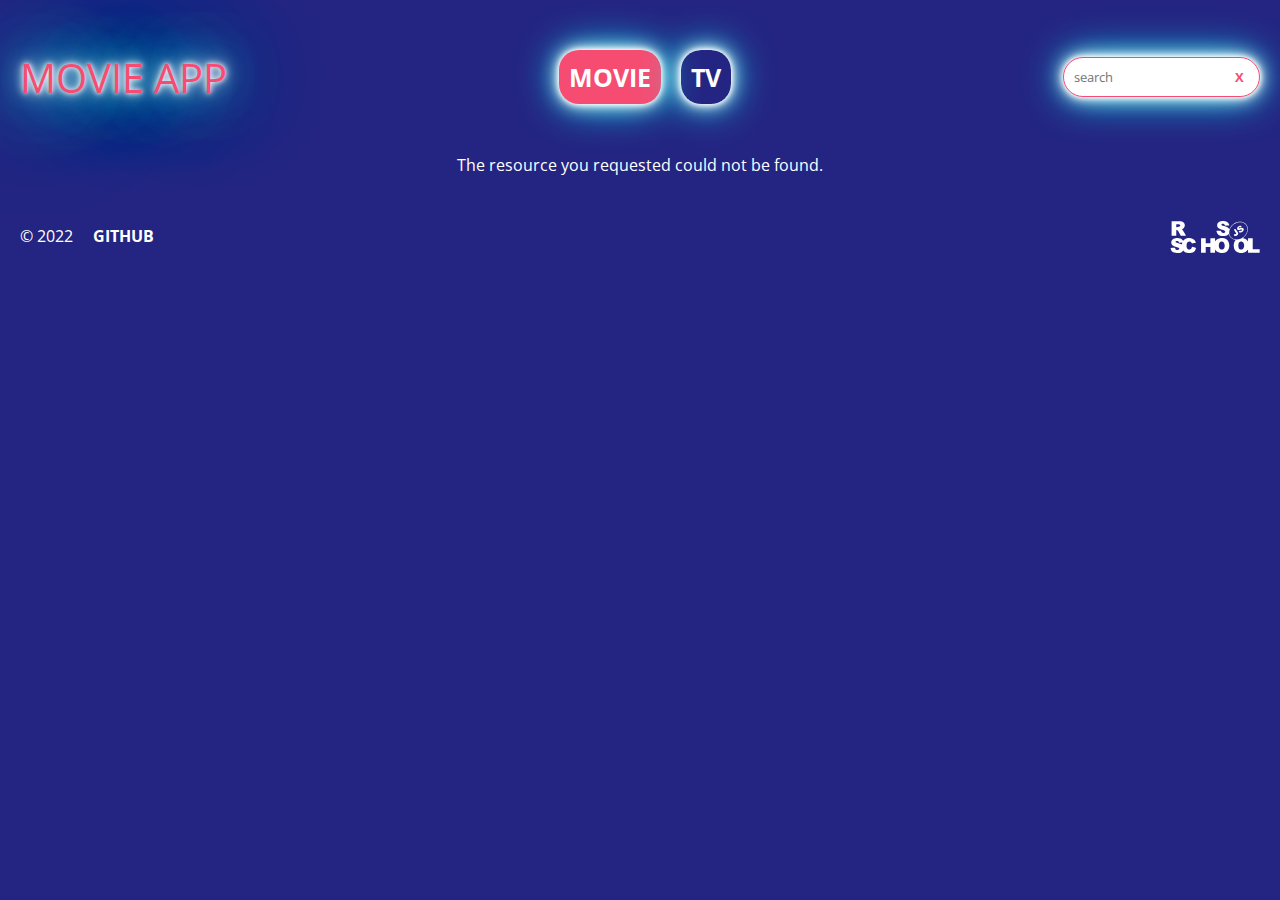
<file: movie-app/index.html>
<!DOCTYPE html>
<html lang="en">

<head>
  <meta charset="UTF-8">
  <meta http-equiv="X-UA-Compatible" content="IE=edge">
  <meta name="viewport" content="width=device-width, initial-scale=1.0">
  <title>Movie App</title>
  <link rel="stylesheet" href="style.css">
  <link rel="preconnect" href="https://fonts.googleapis.com">
  <link rel="preconnect" href="https://fonts.gstatic.com" crossorigin>
  <link href="https://fonts.googleapis.com/css2?family=Nova+Mono&family=Open+Sans:wght@400;700&display=swap"
    rel="stylesheet">
</head>

<body>
  <div class="container">
    <header class="header">
      <div class="logo">Movie App</div>
      <ul class="tab">
        <li data-type="movie" class="tab-item active">Movie</li>
        <li data-type="tv" class="tab-item">TV</li>
      </ul>
      <form id="form" class="form">
        <input type="text" id="search" placeholder="search" class="search" autocomplete="off">
        <button class="btn-close">x</button>
      </form>
    </header>
    <main id="movies" class="main"></main>
    <footer class="footer">
      <div class="copyrights"><span>© 2022</span><a href="https://github.com/KseniaVislova">github</a></div>
      <a href="https://rs.school/js-stage0/ " class="rs"></a>
    </footer>
  </div>
  <script src="index.js"></script>
</body>

</html>
</file>
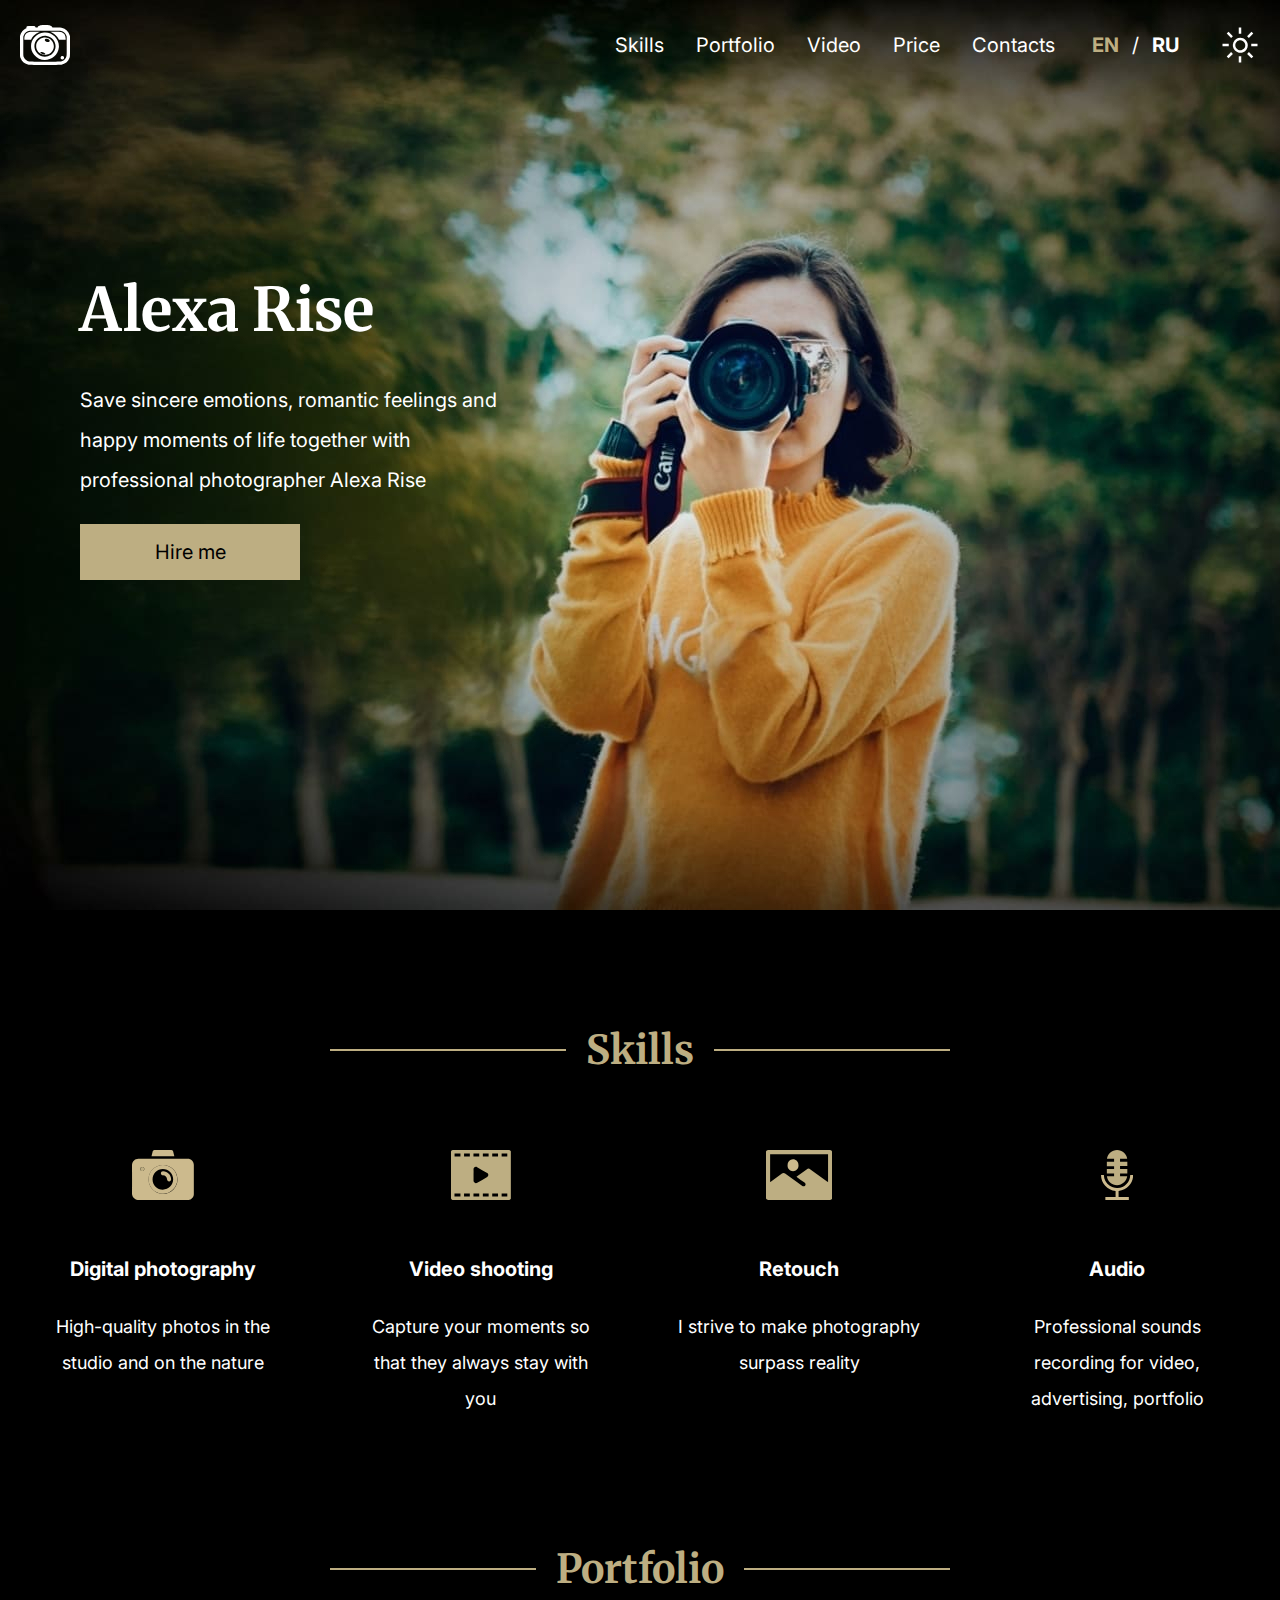
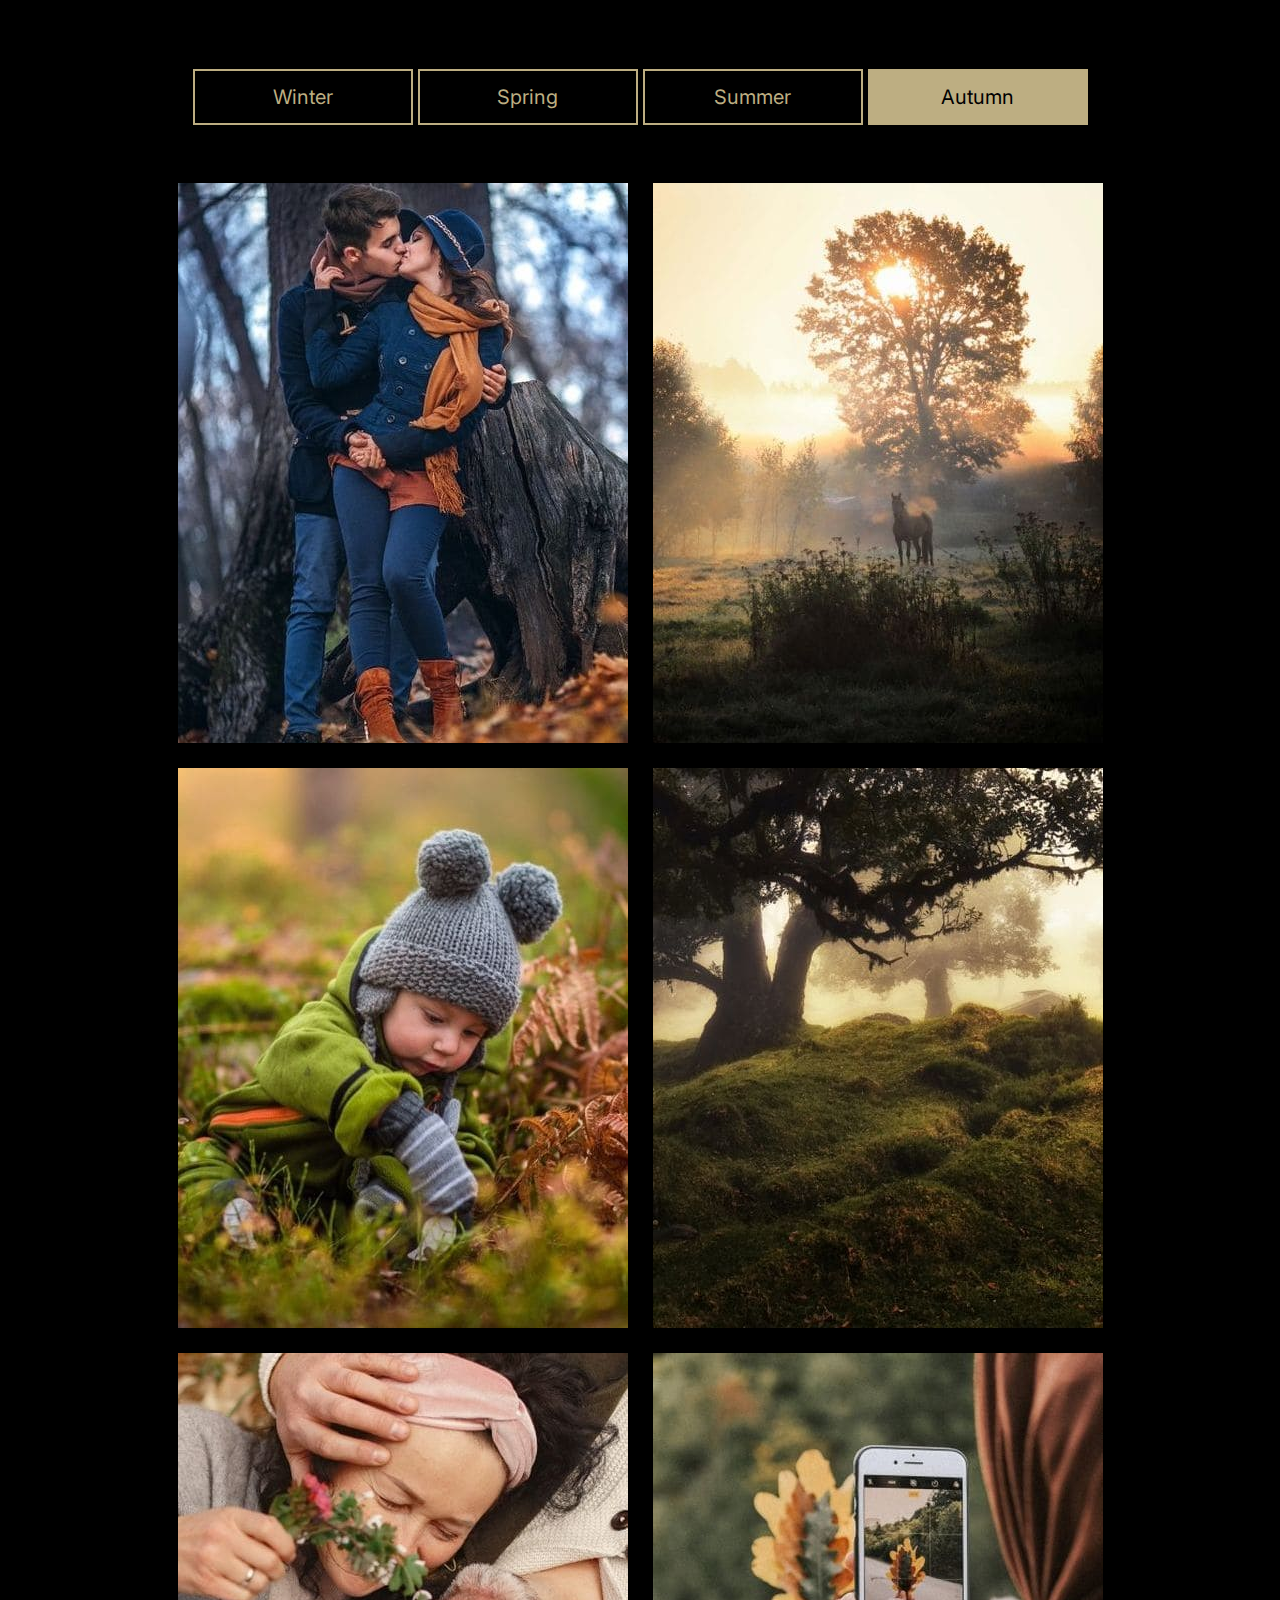
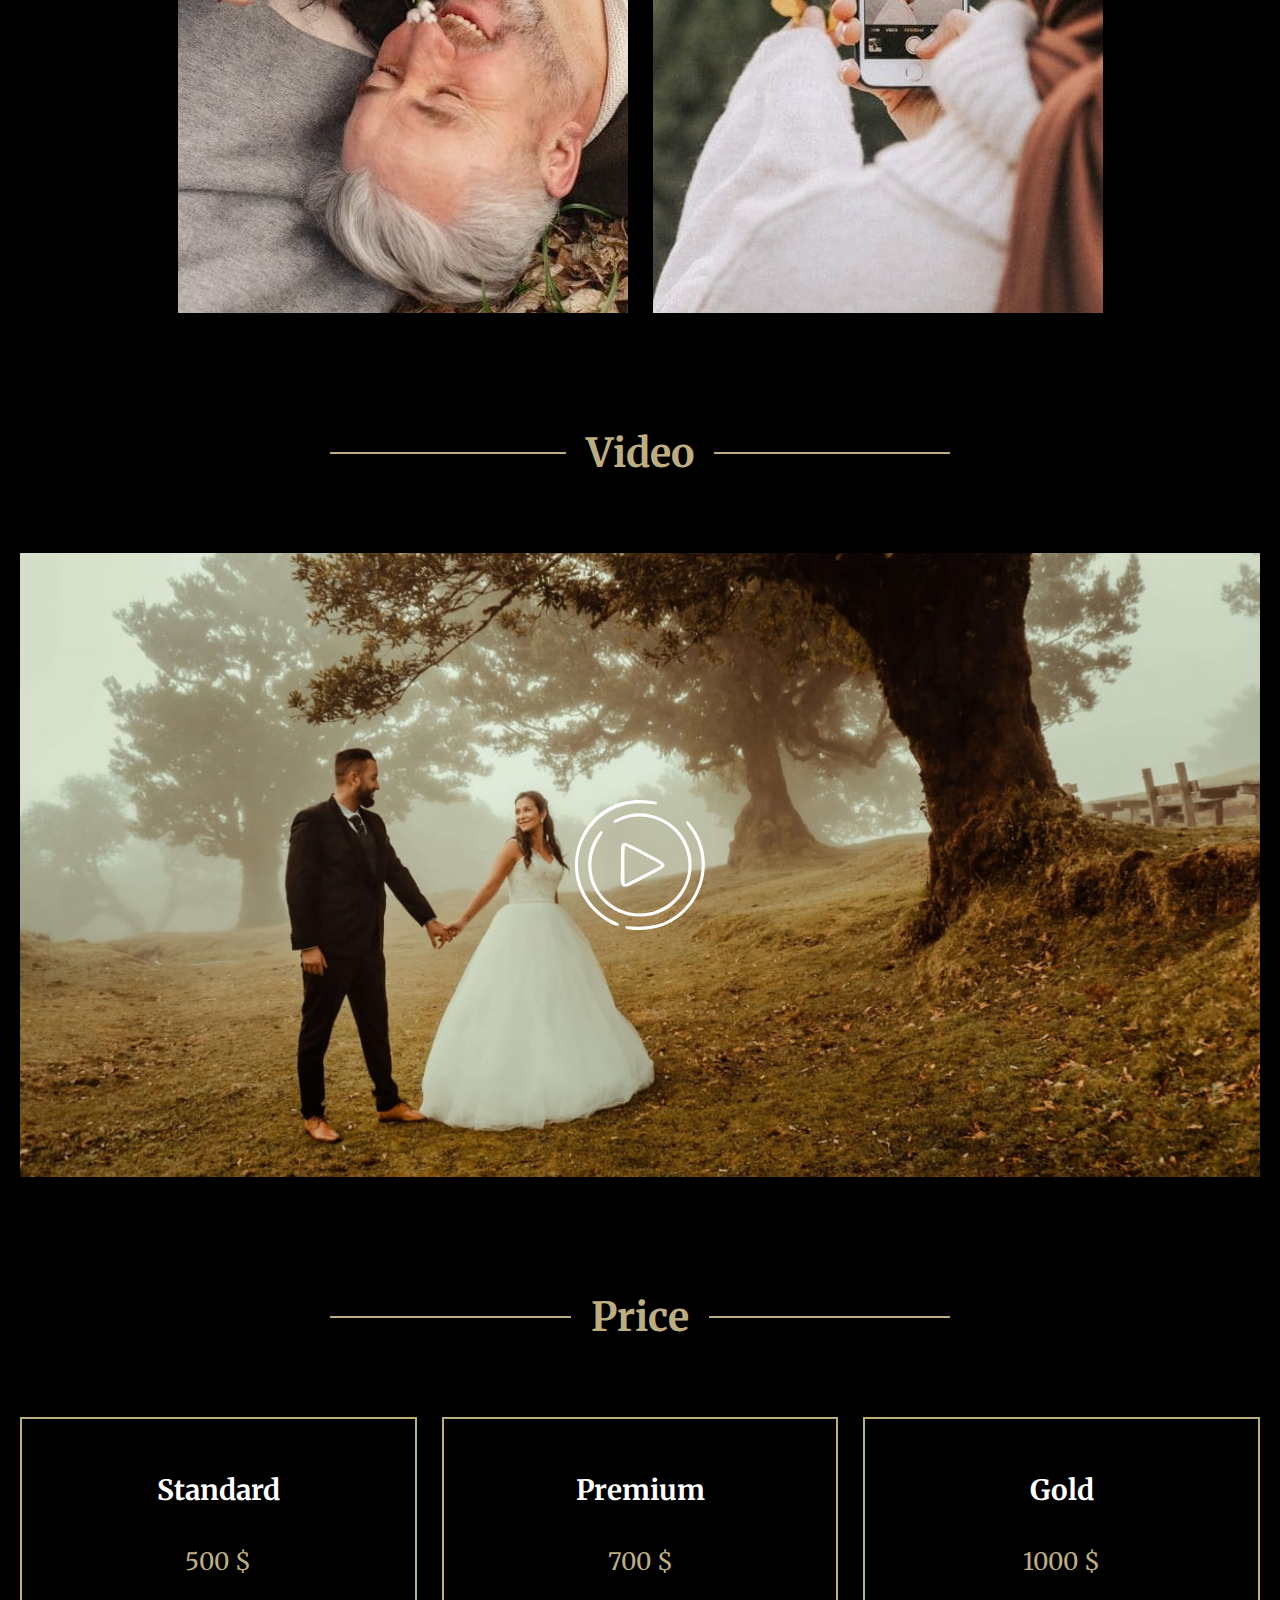
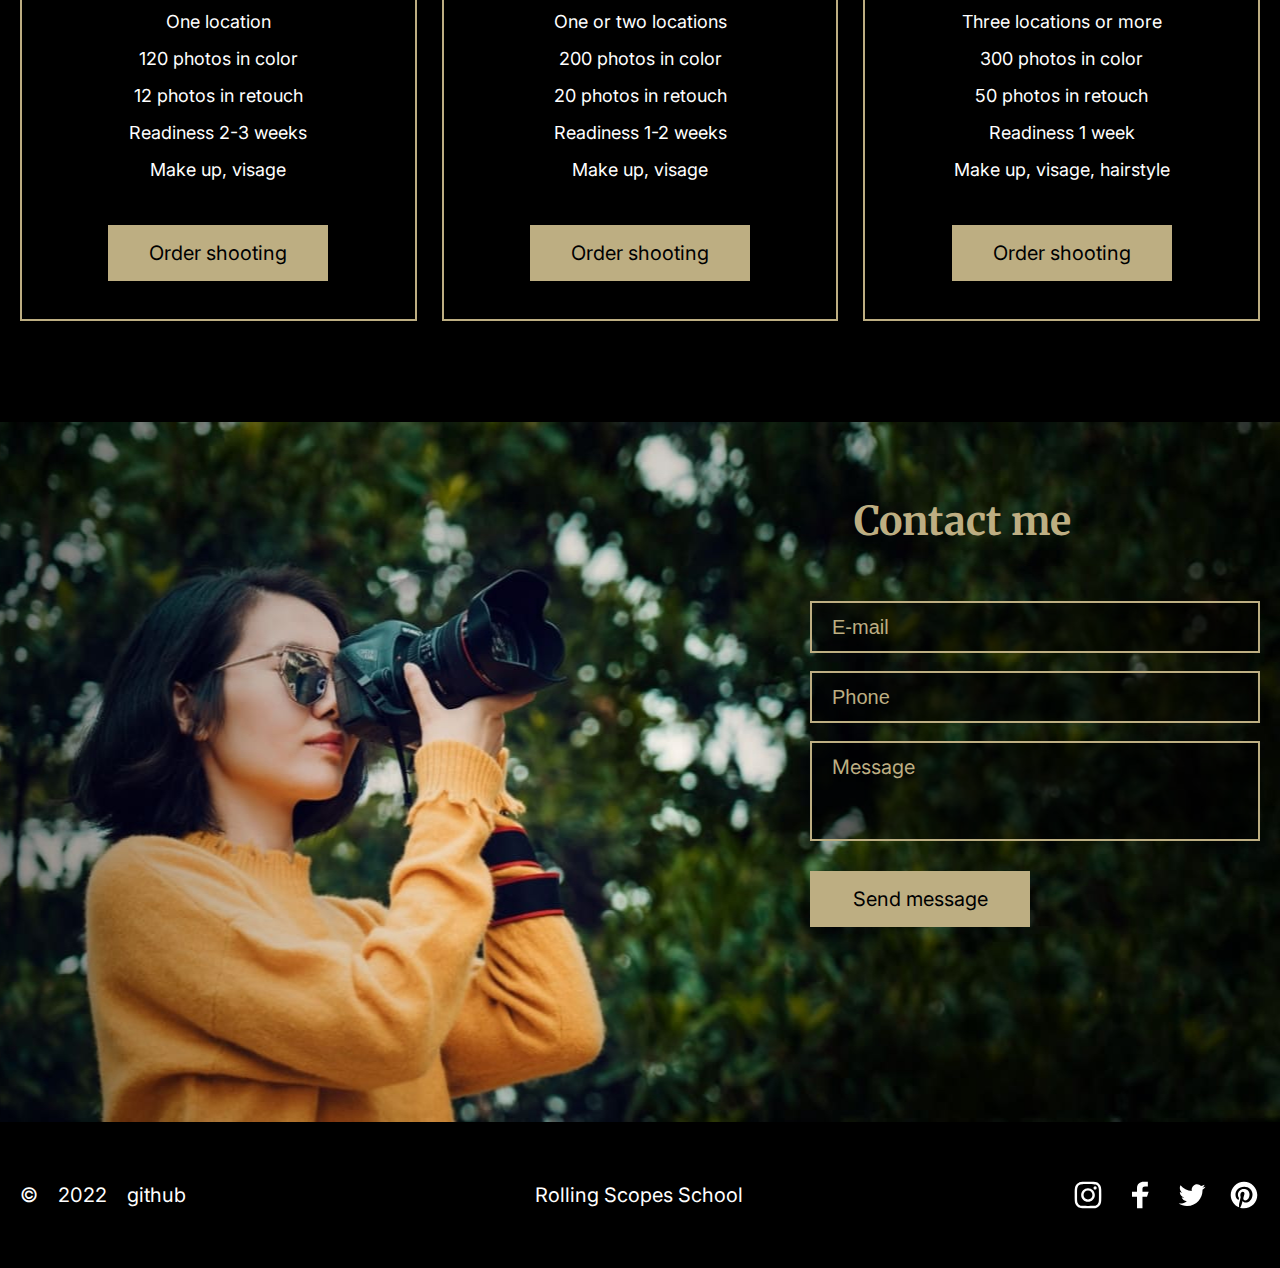
<file: portfolio/index.html>
<!DOCTYPE html>
<html lang="en">

<head>
  <meta charset="UTF-8">
  <meta http-equiv="X-UA-Compatible" content="IE=edge">
  <meta name="viewport" content="width=device-width, initial-scale=1.0">
  <title>Portfolio</title>
  <link rel="stylesheet" href="style.css">
  <link rel="preconnect" href="https://fonts.googleapis.com">
  <link rel="preconnect" href="https://fonts.gstatic.com" crossorigin>
  <link href="https://fonts.googleapis.com/css2?family=Inter:wght@400;700&family=Merriweather:wght@700&display=swap"
    rel="stylesheet">
  <link rel="icon" href="favicon.ico">
</head>

<body>
  <div class="modal"></div>
  <header class="header">
    <div class="container header-container">
      <a href="#" class="header-logo"></a>
      <nav class="nav">
        <ul class="nav-list">
          <li class="nav-item"><a href="#skills" class="nav-link" data-i18="skills">Skills</a></li>
          <li class="nav-item"><a href="#portfolio" class="nav-link" data-i18="portfolio">Portfolio</a></li>
          <li class="nav-item"><a href="#video" class="nav-link" data-i18="video">Video</a></li>
          <li class="nav-item"><a href="#price" class="nav-link" data-i18="price">Price</a></li>
          <li class="nav-item"><a href="#contacts" class="nav-link" data-i18="contacts">Contacts</a></li>
        </ul>
      </nav>
      <div class="languages">
        <span class="language active">en</span>/<span class="language">ru</span>
      </div>
      <button class="theme"></button>
      <button class="menu-burger">
        <span></span>
        <span></span>
        <span></span>
      </button>
    </div>
  </header>
  <main class="main">
    <section class="section hero">
      <div class="container">
        <h1 class="main-title" data-i18="hero-title">Alexa Rise</h1>
        <p class="hero-text" data-i18="hero-text">Save sincere emotions, romantic feelings and happy moments of life
          together with
          professional photographer Alexa Rise</p>
        <div class="btn-block">
          <button class="gold-btn hero-btn" data-i18="hire">Hire me</button>
          <div class="animation">
            <div class="wave"></div>
            <div class="wave"></div>
            <div class="wave"></div>
            <div class="wave"></div>
            <div class="wave"></div>
            <div class="wave"></div>
            <div class="wave"></div>
            <div class="wave"></div>
            <div class="wave"></div>
            <div class="wave"></div>
          </div>
        </div>
      </div>
    </section>
    <section class="section skills" id="skills">
      <div class="container">
        <h2 class="section-title"><span data-i18="skills">Skills</span></h2>
        <ul class="skills-list">
          <li class="skills-item">
            <h3 class="skills-subtitle" data-i18="skill-title-1">Digital photography</h3>
            <p class="section-text" data-i18="skill-text-1">High-quality photos in the studio and on the nature</p>
          </li>
          <li class="skills-item">
            <h3 class="skills-subtitle" data-i18="skill-title-2">Video shooting</h3>
            <p class="section-text" data-i18="skill-text-2">Capture your moments so that they always stay with you</p>
          </li>
          <li class="skills-item">
            <h3 class="skills-subtitle" data-i18="skill-title-3">Retouch</h3>
            <p class="section-text" data-i18="skill-text-3">I strive to make photography surpass reality</p>
          </li>
          <li class="skills-item">
            <h3 class="skills-subtitle" data-i18="skill-title-4">Audio</h3>
            <p class="section-text" data-i18="skill-text-4">Professional sounds recording for video, advertising,
              portfolio</p>
          </li>
        </ul>
      </div>
    </section>
    <section class="section portfolio" id="portfolio">
      <div class="container">
        <h2 class="section-title"><span data-i18="portfolio">Portfolio</span></h2>
        <ul class="portfolio-btns">
          <li><button class="portfolio-btn" data-season="winter" data-i18="winter">Winter</button></li>
          <li><button class="portfolio-btn" data-season="spring" data-i18="spring">Spring</button></li>
          <li><button class="portfolio-btn" data-season="summer" data-i18="summer">Summer</button></li>
          <li><button class="portfolio-btn active" data-season="autumn" data-i18="autumn">Autumn</button></li>
        </ul>
        <ul class="portfolio-list">
          <li class="portfolio-item"><img src="./assets/img/autumn/1.jpg" alt="Portfolio_1" class="portfolio-image">
          </li>
          <li class="portfolio-item"><img src="./assets/img/autumn/2.jpg" alt="Portfolio_2" class="portfolio-image">
          </li>
          <li class="portfolio-item"><img src="./assets/img/autumn/3.jpg" alt="Portfolio_3" class="portfolio-image">
          </li>
          <li class="portfolio-item"><img src="./assets/img/autumn/4.jpg" alt="Portfolio_4" class="portfolio-image">
          </li>
          <li class="portfolio-item"><img src="./assets/img/autumn/5.jpg" alt="Portfolio_5" class="portfolio-image">
          </li>
          <li class="portfolio-item"><img src="./assets/img/autumn/6.jpg" alt="Portfolio_6" class="portfolio-image">
          </li>
        </ul>
      </div>
    </section>
    <section class="section video" id="video">
      <div class="container video-container">
        <h2 class="section-title video-title"><span data-i18="video">Video</span></h2>
        <div class="video-player">
          <img src="./assets/img/video-player.jpg" alt="video-player" class="video-img video-img-desktop">
          <img src="./assets/img/video-player-tablet.jpg" alt="video-player" class="video-img video-img-tablet">
          <button class="video-btn"></button>
        </div>
      </div>
    </section>
    <section class="section price" id="price">
      <div class="container">
        <h2 class="section-title"><span data-i18="price">Price</span></h2>
        <ul class="price-list">
          <li class="price-item">
            <h3 class="price-subtitle">Standard</h3>
            <span class="price-text">500 $</span>
            <ul class="price-sublist">
              <li class="price-subitem" data-i18="price-description-1-span-1">One location</li>
              <li class="price-subitem" data-i18="price-description-1-span-2">120 photos in color</li>
              <li class="price-subitem" data-i18="price-description-1-span-3">12 photos in retouch</li>
              <li class="price-subitem" data-i18="price-description-1-span-4">Readiness 2-3 weeks</li>
              <li class="price-subitem" data-i18="price-description-1-span-5">Make up, visage</li>
            </ul>
            <div class="btn-block">
              <button class="gold-btn" data-i18="order">Order shooting</button>
              <div class="animation">
                <div class="wave"></div>
                <div class="wave"></div>
                <div class="wave"></div>
                <div class="wave"></div>
                <div class="wave"></div>
                <div class="wave"></div>
                <div class="wave"></div>
                <div class="wave"></div>
                <div class="wave"></div>
                <div class="wave"></div>
              </div>
            </div>
          </li>
          <li class="price-item">
            <h3 class="price-subtitle">Premium</h3>
            <span class="price-text">700 $</span>
            <ul class="price-sublist">
              <li class="price-subitem" data-i18="price-description-2-span-1">One or two locations</li>
              <li class="price-subitem" data-i18="price-description-2-span-2">200 photos in color</li>
              <li class="price-subitem" data-i18="price-description-2-span-3">20 photos in retouch</li>
              <li class="price-subitem" data-i18="price-description-2-span-4">Readiness 1-2 weeks</li>
              <li class="price-subitem" data-i18="price-description-2-span-5">Make up, visage</li>
            </ul>
            <div class="btn-block">
              <button class="gold-btn" data-i18="order">Order shooting</button>
              <div class="animation">
                <div class="wave"></div>
                <div class="wave"></div>
                <div class="wave"></div>
                <div class="wave"></div>
                <div class="wave"></div>
                <div class="wave"></div>
                <div class="wave"></div>
                <div class="wave"></div>
                <div class="wave"></div>
                <div class="wave"></div>
              </div>
            </div>
          </li>
          <li class="price-item">
            <h3 class="price-subtitle">Gold</h3>
            <span class="price-text">1000 $</span>
            <ul class="price-sublist">
              <li class="price-subitem" data-i18="price-description-3-span-1">Three locations or more</li>
              <li class="price-subitem" data-i18="price-description-3-span-2">300 photos in color</li>
              <li class="price-subitem" data-i18="price-description-3-span-3">50 photos in retouch</li>
              <li class="price-subitem" data-i18="price-description-3-span-4">Readiness 1 week</li>
              <li class="price-subitem" data-i18="price-description-3-span-5">Make up, visage, hairstyle</li>
            </ul>
            <div class="btn-block">
              <button class="gold-btn" data-i18="order">Order shooting</button>
              <div class="animation">
                <div class="wave"></div>
                <div class="wave"></div>
                <div class="wave"></div>
                <div class="wave"></div>
                <div class="wave"></div>
                <div class="wave"></div>
                <div class="wave"></div>
                <div class="wave"></div>
                <div class="wave"></div>
                <div class="wave"></div>
              </div>
            </div>
          </li>
        </ul>
      </div>
    </section>
    <section class="section contacts" id="contacts">
      <div class="container">
        <h2 class="contacts-title"><span data-i18="contact-me">Contact me</span></h2>
        <form class="form" action="#" method="post">
          <input type="email" placeholder="E-mail">
          <input type="tel" placeholder="Phone">
          <textarea cols="30" rows="2" placeholder="Message"></textarea>
          <div class="btn-block">
            <button class="gold-btn contacts-btn" data-i18="send-message">Send message</button>
            <div class="animation">
              <div class="wave"></div>
              <div class="wave"></div>
              <div class="wave"></div>
              <div class="wave"></div>
              <div class="wave"></div>
              <div class="wave"></div>
              <div class="wave"></div>
              <div class="wave"></div>
              <div class="wave"></div>
              <div class="wave"></div>
            </div>
          </div>
        </form>
      </div>
    </section>
  </main>
  <footer class="footer">
    <div class="container footer-container">
      <div class="copyrights"><span>©</span><span>2022</span><a href="https://github.com/KseniaVislova">github</a></div>
      <a href="https://rs.school/js-stage0/ " class="rs">Rolling Scopes School</a>
      <ul class="social-links">
        <li class="social-item"><a href="#" class="social-link"></a></li>
        <li class="social-item"><a href="#" class="social-link"></a></li>
        <li class="social-item"><a href="#" class="social-link"></a></li>
        <li class="social-item"><a href="#" class="social-link"></a></li>
      </ul>
    </div>
  </footer>

  <script type="module" src="index.js"></script>
</body>

</html>
</file>
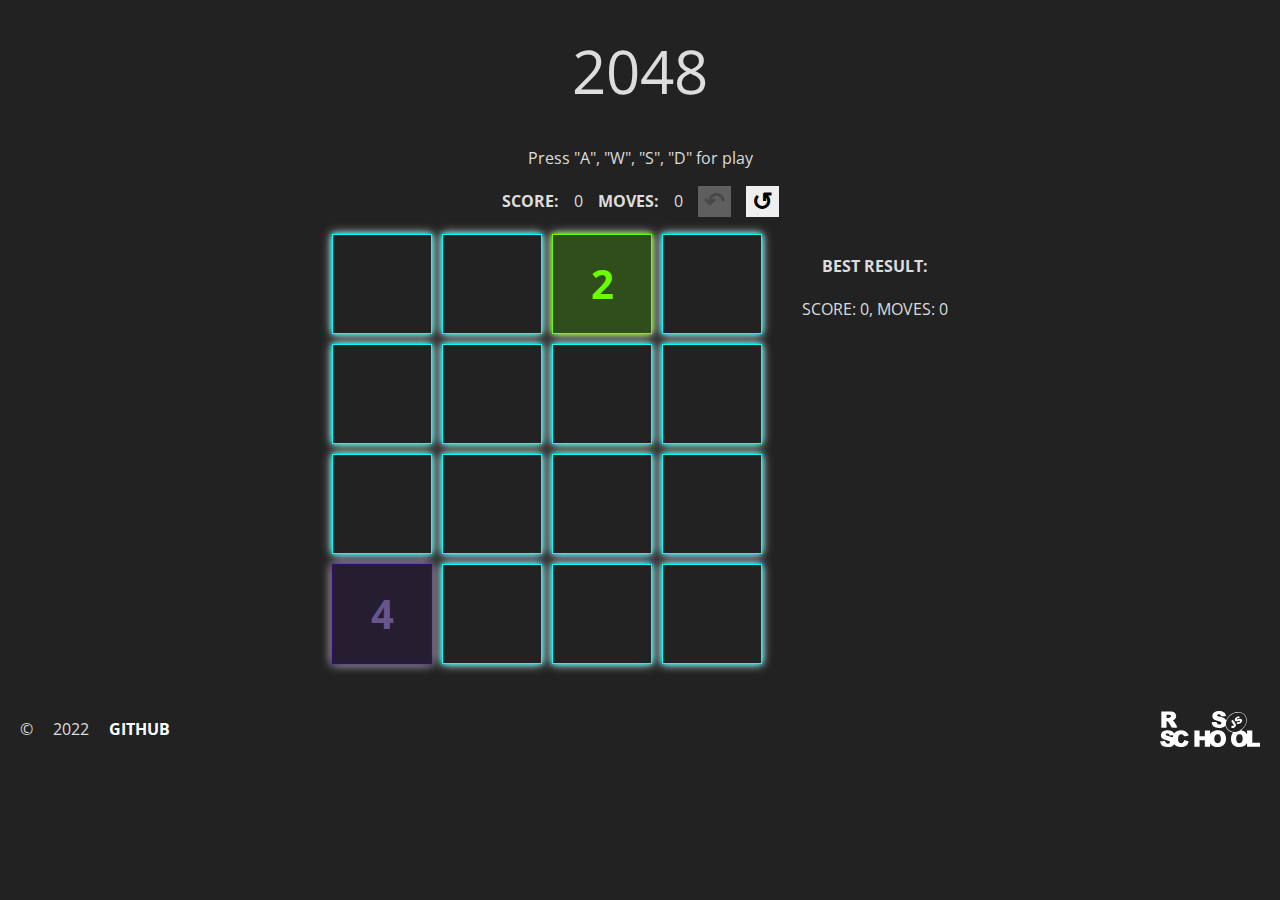
<file: random-game/index.html>
<!DOCTYPE html>
<html lang="en">

<head>
  <meta charset="UTF-8">
  <meta http-equiv="X-UA-Compatible" content="IE=edge">
  <meta name="viewport" content="width=device-width, initial-scale=1.0">
  <title>2048</title>
  <link rel="stylesheet" href="style.css">
  <link rel="preconnect" href="https://fonts.googleapis.com">
  <link rel="preconnect" href="https://fonts.gstatic.com" crossorigin>
  <link href="https://fonts.googleapis.com/css2?family=Open+Sans:wght@400;700&display=swap" rel="stylesheet">
</head>

<body>
  <div class="container">
    <header class="header">
      <div class="logo">2048</div>
    </header>
    <main class="main">
      <div class="info">Press "A", "W", "S", "D" for play</div>
      <div class="info-wrapper">
        <h4 class="score-name">Score:</h4>
        <span class="score">0</span>
        <h4 class="score-name">Moves:</h4>
        <span class="moves">0</span>
        <button class="btn before" disabled>&#8630</button>
        <button class="btn restart">&#8634</button>
      </div>
      <div class="result"></div>
      <div class="wrapper">
        <audio src="./assets/audio/step.mp3"></audio>
        <div class="board"></div>
        <div class="rating">
          <div class="best"></div>
          <div class="last"></div>
        </div>
      </div>
    </main>
    <footer class="footer">
      <div class="copyrights"><span>©</span><span>2022</span><a href="https://github.com/KseniaVislova">github</a></div>
      <a href="https://rs.school/js-stage0/ " class="rs"></a>
    </footer>
  </div>

  <script src="app.js"></script>
</body>

</html>
</file>
<file: movie-app/style.css>
* {
  box-sizing: border-box;
}

html {
  scroll-behavior: smooth; 
}

::-webkit-scrollbar {
  width: 10px;
}

::-webkit-scrollbar-track {
  background-color: transparent;
}

::-webkit-scrollbar-thumb {
  background-color: #f64c72;
  border-radius: 10px;
}

body {
  margin: 0;
  padding: 0;
  font-family: 'Open Sans', sans-serif;
  color: #fff;
  background-color: #242582;
}

.container {
  width: 100%;
  max-width: 1440px;
  margin: 0 auto;
  padding: 0 20px;
}

.header {
  display: flex;
  justify-content: space-between;
  align-items: center;
  padding: 25px 0;
}

.logo {
  font-size: 40px;
  color: #f64c72;
  text-transform: uppercase;
  text-shadow: 0 0 5px #fff,
                0 0 10px #fff,
                0 0 20px #fff,
                0 0 40px #0ff,
                0 0 80px #0ff,
                0 0 90px #0ff,
                0 0 100px #0ff,
                0 0 150px #0ff;
}

.tab {
  display: flex;
  justify-content: center;
  align-items: center;
  gap: 20px;
  padding-left: 0;
  font-size: 25px;
  font-weight: 700;
  text-transform: uppercase;
  list-style: none;
}

.tab-item {
  display: block;
  padding: 10px;
  border-radius: 20px;
  box-shadow: 0 0 5px #fff,
                0 0 10px #fff,
                0 0 20px #fff,
                0 0 40px #0ff;
  cursor: pointer;
}

.active {
  background-color: #f64c72;
}

.form {
  position: relative;
}

.search {
  padding: 10px;
  font-family: 'Open Sans', sans-serif;
  border: none;
  border-radius: 20px;
  box-shadow: 0 0 5px #fff,
                0 0 10px #fff,
                0 0 20px #fff,
                0 0 40px #0ff;
}

.search:focus {
  border: 1px solid #f64c72;
  outline: none;
}

.btn-close {
  position: absolute;
  top: 10px;
  right: 10px;
  font-family: 'Open Sans', sans-serif;
  color: #f64c72;
  font-weight: 700;
  text-transform: uppercase;
  border: none;
  background: transparent;
  cursor: pointer;
}

.main {
  display: flex;
  justify-content: center;
  flex-wrap: wrap;
  gap: 25px;
}

.item {
  position: relative;
  display: flex;
  flex-direction: column;
  justify-content: start;
  gap: 10px;
  width: 300px;
  padding: 20px 10px;
  border-radius: 20px;
  box-shadow: 0 0 5px #fff,
              0 0 10px #f64c72,
              0 0 20px #fff;
  overflow: hidden;
}

.item img {
  width: 95%;
  margin: 0 auto;
  border-radius: 20px;
}

.item-title {
  display: inline-block;
  color: #f64c72;
  text-align: center;
  text-transform: uppercase;
  text-shadow: 0 0 5px #fff,
                0 0 10px #fff,
                0 0 20px #fff,
                0 0 40px #0ff;
}

.item-info {
  display: flex;
  justify-content: space-between;
  align-items: center;
  font-weight: 700;
}

.item-overview {
  position: absolute;
  left: 0;
  bottom: -100%;
  max-height: 100%;
  padding: 20px;
  background-color: #242582;
  transition: all 1s ease-in-out;
  overflow-y: auto;
}

.item:hover .item-overview {
  bottom: 0;
  transition: all 1s ease-in-out;
}

h4 {
  text-align: center;
  text-transform: uppercase;
}

.overage {
  display: block;
  padding: 5px;
  background-color: #24828077;
  border-radius: 5px;
}

.red {
  color: rgb(203, 92, 92);
}

.yellow {
  color: rgb(228, 165, 98);
}

.green {
  color: rgb(56, 188, 29);
}

.date {
  text-transform: uppercase;
}

.date span {
  display: block;
  padding: 5px;
  background-color: #24828077;
  border-radius: 5px;
  text-align: center;
  color: #f64c72;
}

.footer {
  display: flex;
  justify-content: space-between;
  align-items: center;
  padding: 15px 0;
}

.copyrights {
  display: flex;
  justify-content: space-between;
  align-items: center;
  gap: 20px;
}

a {
  color: #fff;
  font-weight: 700;
  text-decoration: none;
  text-transform: uppercase;
}

.rs {
  display: block;
  padding: 45px;
  background-image: url('./assets/svg/rss.svg');
  background-repeat: no-repeat;
  background-position: center;
  background-size: contain;
}

@media (max-width: 767px) {
  .header {
    flex-direction: column;
  }  
}
</file>
<file: portfolio/style.css>
:root {
  --color-gold: #bdae82;
  --color-hover: #fff;
  --color-text: #000;
  --color-body: #000;
  --font1: 60px;
  --font2: 40px;
  --font3: 20px;
  --font4: 18px;
}

* {
  box-sizing: border-box;
}

html {
  scroll-behavior: smooth; 
}

body {
  margin: 0;
  padding: 0;
  font-family: 'Inter', Arial, Helvetica, sans-serif;
  font-size: var(--font4);
  color: var(--color-gold);
  background-color: var(--color-body);
}

a {
  color: var(--color-hover);
  text-decoration: none;
}

ul {
  padding-left: 0;
  list-style: none;
}

.container {
  width: 100%;
  max-width: 1440px;
  margin: 0 auto;
  padding: 0 20px;
}

.section {
  padding-top: 100px;
}

.section-title {
  width: 50%;
  margin: 0 auto;
  font-family: 'Merriweather', serif;
  font-size: var(--font2);
  line-height: 80px;
  text-align: center;
  background-image: linear-gradient(to top, var(--color-body) 39px, var(--color-gold) 39px, var(--color-gold) 41px, var(--color-body) 41px);
}

.section-title span {
  display: inline-block;
  padding: 0 20px;
  background-color: var(--color-body);
}

/*Animtate button*/

.btn-block {
  position: relative;
  display: flex;
  justify-content: center;
  align-items: center;
  width: 220px;
  border: 2px solid var(--color-gold);
  overflow: hidden;
}

.gold-btn {
  position: relative;
  width: 220px;
  padding: 6px 0;
  font-family: inherit;
  font-size: var(--font3);
  color: #000;
  background-color: var(--color-gold);
  border: none;
  line-height: 40px;
  cursor: pointer;
  transition: 0.3s;
  z-index: 100;
}

.gold-btn:hover {
  color: var(--color-hover);
  background-color: transparent;
  transition: 0.3s;
}

.light-theme .gold-btn:hover  { 
  background-color: transparent;
  transition: 0.3s;
}

.animation {
  position: absolute;
  top: 0;
  left: 0;
  width: 100%;
  height: 100%;
}

.wave {
  position: absolute;
  width: 50px;
  height: 50px;
  top: 25%;
  background-color: var(--color-body);
  border-radius: 50%;
  animation: wave 3s linear 1s infinite;
}

.light-theme .wave {
  border: 2px solid var(--color-gold);
}

.wave:nth-child(2) {
  width: 30px;
  height: 30px;
  top: 50%;
  left: 25%;
  background-color: var(--color-gold);
  animation: wave 10s linear 1s infinite;
}

.wave:nth-child(3) {
  width: 40px;
  height: 40px;
  top: 10%;
  left: 50%;
  animation: wave 5s linear 1s infinite;
}

.wave:nth-child(4) {
  width: 30px;
  height: 30px;
  top: 20%;
  left: 60%;
  background-color: var(--color-gold);
  animation: wave 10s linear 1s infinite;
}

.wave:nth-child(5) {
  width: 30px;
  height: 30px;
  top: 85%;
  left: 30%;
  animation: wave 3s linear 1s infinite;
}

.wave:nth-child(6) {
  width: 30px;
  height: 30px;
  top: 70%;
  left: 15%;
  background-color: var(--color-gold);
  animation: wave 2s linear 1s infinite;
}

.wave:nth-child(7) {
  width: 30px;
  height: 30px;
  top: 90%;
  left: 45%;
  background-color: var(--color-gold);
  animation: wave 7s linear 1s infinite;
}

.wave:nth-child(8) {
  width: 30px;
  height: 30px;
  top: 80%;
  left: 35%;
  animation: wave 10s linear 1s infinite;
}

.wave:nth-child(9) {
  width: 50px;
  height: 50px;
  top: 35%;
  left: 65%;
  animation: wave 5s linear 1s infinite;
}

.wave:nth-child(10) {
  width: 40px;
  height: 40px;
  top: 10%;
  left: 80%;
  background-color: var(--color-gold);
  animation: wave 2s linear 1s infinite;
}

@keyframes wave {
  from {
    top: -30%;
  }
  50% {
    top: 100%;
  }
  to {
    top: -30%;
  }
}

.modal {
  display: none;
}

/*Header*/

.header {
  background: url('./assets/img/bg.jpg');
  background-repeat: no-repeat;
  background-position: center 0;
}

.header-container {
  display: flex;
  align-items: center;
}

.header-logo {
  display: block;
  width: 50px;
  height: 40px;
  margin-right: auto;
  background-image: url('./assets/svg/logo.svg');
  background-size: contain;
  background-repeat: no-repeat;  
  transition: 0.3s;
}

.header-logo:hover {
  filter: invert(26%) sepia(15%) saturate(638%) hue-rotate(7deg) brightness(92%)
    contrast(87%);
}

.menu-burger {
  display: none;
}

.nav-list {
  display: flex;
  margin-left: auto;
  margin-right: 37px;
}

.nav-item {
  font-size: var(--font3);
  line-height: 54px;
}

.nav-item:not(:last-child) {
  margin-right: 32px;
}

.nav-link:hover {
  color: var(--color-gold);
  transition: 0.3s;
}

.languages {
  display: flex;
  gap: 13px;
  margin-right: 40px;
  font-size: var(--font3);
  line-height: 54px;
  color: var(--color-hover);
}

.language {
  text-transform: uppercase;
  font-weight: 700;
  cursor: pointer;
  transition: 0.3s;
}

.language:hover {
  color: var(--color-gold);
  transition: 0.3s;
}

.languages .active {
  color: var(--color-gold);
}

.theme {
  width: 41px;
  height: 40px;
  background-color: transparent;
  background-image: url('./assets/svg/sun.svg');
  background-repeat: no-repeat;
  background-position: center;
  background-size: contain;
  border: none;
  cursor: pointer;
  transition: 0.3s;
}

.theme:hover {
  filter: invert(26%) sepia(15%) saturate(638%) hue-rotate(7deg) brightness(92%)
    contrast(87%);
  transition: 0.3s;
}

/*Hero*/

.hero {
  padding: 160px 60px 330px;
  background-image: url('./assets/img/bg.jpg');
  background-position: center -90px;
  background-repeat: no-repeat;
}

.main-title {
  margin: 0 0 10px;
  color: #fff;
  font-family: 'Merriweather', serif;
  font-size: var(--font1);
  line-height: 120px;
}

.hero-text {
  width: 38%;
  margin: 0 0 24px;
  color: var(--color-hover);
  font-size: var(--font3);
  line-height: 40px;
}

/*Skills*/

.skills-list {
  display: flex;
  justify-content: space-between;
  flex-wrap: wrap;  
  margin: 0;
  padding-top: 60px;
}

.skills-item {
  width: 23%;
  padding-top: 99px;
  background-position: center top;
  background-repeat: no-repeat;
}

.skills-item:nth-child(1) {
  background-image: url('./assets/svg/camera.svg');
  background-size: 62px 50px;
}

.skills-item:nth-child(2) {
  background-image: url('./assets/svg/video.svg');
  background-size: 60px 50px;
}

.skills-item:nth-child(3) {
  background-image: url('./assets/svg/image.svg');
  background-size: 66px 50px;
}

.skills-item:nth-child(4) {
  background-image: url('./assets/svg/mic.svg');
  background-size: 32px 50px;
}

.skills-subtitle {
  margin: 0 0 20px;
  color: var(--color-hover);
  font-size: var(--font3);
  font-weight: 700;
  line-height: 40px;
  text-align: center;
}

.section-text {
  width: 90%;
  margin: 0 auto;
  padding: 0 5px;
  color: var(--color-hover);
  font-size: var(--font4);
  font-weight: 400;
  line-height: 36px;
  text-align: center;
}

/*Portfolio*/

.portfolio {
  padding-top: 112px;
}

.portfolio-btns {
  display: flex;
  justify-content: center;
  gap: 5px;
  margin: 0 0 58px;
  padding-top: 60px;
}

.portfolio-list {
  display: flex;
  justify-content: center; 
  flex-wrap: wrap;
  gap: 25px;
}

.portfolio-item {
  margin-bottom: -4px;
}

.portfolio-btn {
  width: 220px;
  padding: 6px 0;
  color: var(--color-gold);
  font-family: inherit;
  font-size: var(--font3);
  line-height: 40px;
  background-color: var(--color-body);
  border: 2px solid var(--color-gold);
  cursor: pointer;
  transition: 0.3s;
}

.portfolio-btn:hover {
  color: var(--color-hover);
  transition: 0.3s;
}

.portfolio-btns .active {
  width: 220px;
  padding: 6px 0;
  font-family: inherit;
  font-size: var(--font3);
  line-height: 40px;
  color: var(--color-text);
  background-color: var(--color-gold);
  border: 2px solid var(--color-gold);
  cursor: pointer;
  transition: 0.3s;
}


/*Video*/

.video {
  padding-top: 82px;
}

.video-player {
  position: relative;
  display: flex;
  justify-content: center;
  align-items: center;
  padding-top: 60px;
}

.video-img {
  width: 100%;
}

.video-img-tablet {
  display: none;
}

.video-btn {
  position: absolute;
  width: 130px;
  height: 130px;
  background-color: transparent;
  background-image: url('./assets/svg/Play_hover.svg');
  background-position: center;
  background-repeat: no-repeat;
  border: 0;
  cursor: pointer;
  transition: 0.3s;
}

.video-btn:hover {
  filter: invert(26%) sepia(15%) saturate(638%) hue-rotate(7deg) brightness(92%)
    contrast(87%);
}

/*Price*/

.price {
  padding-bottom: 100px;
}

.price-list {
  display: flex;
  justify-content: center;
  gap: 25px;
  margin: 0;
  padding-top: 60px;
}

.price-item {
  flex-grow: 1;
  display: flex;
  flex-direction: column;
  align-items: center;
  padding: 43px 0 38px;
  border: 2px solid var(--color-gold);
}


.price-subtitle {
  margin: 0 0 20px;
  color: var(--color-hover);
  font-family: 'Merriweather', serif;
  font-size: 28px;
  line-height: 56px;
  text-align: center;
}

.price-text {
  display: block;
  margin: 0 0 25px;
  font-family: 'Merriweather', serif;
  font-size: 24px;
  line-height: 48px;
  text-align: center;
}

.price-sublist {
  display: flex;
  flex-direction: column;
  align-items: center;
  gap: 16px;
  margin: 0 auto 45px;
  color: var(--color-hover);
}

/*Contacts*/

.contacts {
  padding: 60px 0 195px;
  background: url('./assets/img/contacts.jpg');
  background-size: auto 700px;
  background-position: center center;
  background-repeat: no-repeat;
}

.contacts-title {
  width: 48%;
  margin: 0 0 40px auto;
  font-family: 'Merriweather', serif;
  font-size: var(--font2);
  line-height: 80px;
  text-align: center;
}

form {
  display: flex;
  flex-direction: column;
  gap: 18px;
  width: 32%;
  min-width: 450px;
  margin-left: auto;
}

input {
  padding: 4px 20px;
  font-size: var(--font3);
  line-height: 40px;
  color: #bdae82;
  background-color: rgba(0, 0, 0, 0.5);
  border: 2px solid var(--color-gold);
}

textarea {
  margin-bottom: 12px;
  padding: 4px 20px 12px;
  color: #bdae82;
  font-family: inherit;
  font-size: var(--font3);
  line-height: 40px;
  background-color: rgba(0, 0, 0, 0.5);
  border: 2px solid var(--color-gold);
  resize: none;
}

::placeholder {
  font-family: inherit;
  color: #bdae82;
  font-size: 20px;
}

/*Footer*/

.footer {
  padding: 37px 0;
  font-size: var(--font3);
}

.footer-container {
  display: flex;
  justify-content: space-between;
  align-items: center;
  color: var(--color-hover);
}

.copyrights {
  display: flex;
  justify-content: space-between;
  align-items: center;
  gap: 20px;
}

.rs {
  display: block;
  padding-left: 19px;
}

.social-links {
  display: flex;
  justify-content: space-between;
  align-items: center;
}

.social-item:not(:last-child) {
  margin-right: 20px;
}

.social-link {
  display: block;
  width: 32px;
  height: 32px;
  background-repeat: no-repeat;
  background-size: cover;
  background-position: center;
  transition: 0.3s;
}

.social-item:nth-child(1) .social-link {
  background-image: url('./assets/svg/inst.svg');
}

.social-item:nth-child(2) .social-link {
  background-image: url('./assets/svg/fb.svg');
}

.social-item:nth-child(3) .social-link {
  background-image: url('./assets/svg/tw.svg');
}

.social-item:nth-child(4  ) .social-link {
  background-image: url('./assets/svg/pinterest.svg');
}

.social-link:hover {
  filter: invert(26%) sepia(15%) saturate(638%) hue-rotate(7deg) brightness(92%)
    contrast(87%);
}

@media (max-width: 1024px) {
  .skills-item {
    width: 47%;
    margin-bottom: 75px;
  }

  .portfolio-btns {
    width: 75%;
    margin: auto;
    justify-content: center;
    flex-wrap: wrap;
  }
}

@media (max-width: 768px) {
  :root {
    --font1: 32px;
    --font2: 32px;
  }

  .container {
    padding: 0 60px;
  }

  .modal-open {
    position: absolute;
    display: block;
    top: 0;
    width: 100%;
    height: 100%;
    background-color: rgba(0, 0, 0, 0.5);
    z-index: 100;
  }

  .section {
    padding-top: 80px;  
  }

  .section-title {
    width: 56%;
  }

  .section-text {
    width: 95%;
    line-height: 22px;
  }

  /*Header*/

  .header {
    position: relative;
    max-width: 100%;
    background-position: -5px -30px;
    background-size: auto 620px;
  }

  .header-container {
    min-height: 90px;
    overflow-x: hidden;
  }

  .nav {
    position: fixed;
    width: 620px;
    max-width: 620px;
    width: 100%;
    min-height: 100vh;
    top: 0;
    right: -620px;
    padding: 115px 127px;
    background-color: var(--color-body);
    z-index: 150;
    transition: 0.5s
  }

  .light-theme .nav {
    padding: 115px 121px;
  }

  .nav-list {
    flex-direction: column;
    gap: 16px;
  }

  .light-theme .nav-list {
    gap: 23px;
  } 

  .nav-link {
    font-size: 35px;
    line-height: 73px;
  }

  .light-theme .nav-link {
    font-family: 'Merriweather', serif;
    font-size: 40px;
  }

  .open {
    right: 0;
    transition: 0.5s
  }

  .menu-burger {
    position: relative;
    display: flex;
    flex-direction: column;
    justify-content: space-between;
    width: 50px;
    height: 28px;
    margin-left: 30px;
    margin-right: 5px;
    padding: 0;
    border: 0;
    background-color: transparent;
    z-index: 1000;
  }

  .menu-burger span{
    position: relative;
    display: block;
    width: 100%;
    height: 3px;
    background-color: var(--color-text);
    transition: 0.5s;
  }

  .close span {
    width: 115%;
    transition: 0.5s;
  }

  .close span:nth-child(1) {
    transform: rotate(45deg);
    top: 13px;
    transition: 0.5s;
  }

  .close span:nth-child(2) {
    transform: rotate(45deg);
    top: 0;
    transition: 0.5s;
  }

  .close span:nth-child(3) {
    transform: rotate(-45deg);
    top: -13px;
    transition: 0.5s;
  }

  .light-theme .close {
    margin-right: 13px;
  }

  .languages {
    gap: 12px;
    margin-right: 34px;
  }

  /*Hero*/
  .hero {
    padding: 94px 0 152px;
    background-position: -5px -120px;
    background-size: auto 620px;
  }

  .main-title {
    margin-bottom: 36px;
    line-height: 32px;
    font-weight: 400;
  }

  .hero-text {
    width: 65%; 
    margin-bottom: 58px;
    line-height: 24px;
  }

  /*Skills*/

  .skills-list {
    padding-top: 46px;
  }

  .skills-item {
    min-width: 200px;
    padding-top: 78px;
  }

  .skills-subtitle {
    margin: 0px 0 22px;
  }


  /*Portfolio*/

  .portfolio {
    padding-top: 85px;
  }

  .portfolio-btns {
    flex-wrap: wrap;
    margin-bottom: 60px;
    padding-top: 49px;
  }

  .portfolio-list { 
    gap: 21px; 
  }

  .portfolio-item {
    width: 75%;
    margin: 0 auto;
    padding: 0 18px;
  }

  .portfolio-item img {
    width: 100%;
  }

  /*Video*/

  .video {
    padding-top: 57px;
  }

  .video-container {
    padding: 0;
  }

  .video-title {
    width: 48%;
  }

  .video-player {
    padding-top: 49px;
    overflow-x: hidden;
  }

  .video-img-tablet {
    display: block;
  }

  .video-img-desktop {
    display: none;
  }

  .video-btn {
    width: 75px;
    height: 75px;
    background-size: contain;
  }

  /*Price*/
  .price {
    padding-bottom: 82px;
  }

  .price-list {
    flex-direction: column;
    align-items: center;
    gap: 53px;
    padding-top: 50px;
    }
  
  .price-item  {
    min-width: 310px;
    width: 65%;
  }

  .price-sublist {
    gap: 15px;
    margin: 0 auto 47px;
  }

  /*Contacts*/

  .contacts {
    padding-top: 53px;
    padding-bottom: 113px;
    background-size: auto 600px;
  }

  .contacts-title {
    width: 48%;
    margin: 0 auto;
  }

  .form {
    min-width: 250px;
    width: 70%;
    margin: 0 auto;
    padding-top: 32px;
  }

  .contacts-btn {
    margin: 0 auto;
  }

  /*Footer*/

  .footer {
    padding: 25px 0 15px;
  }

  .footer-container {
    flex-direction: column;
  }

  .copyrights {
    gap: 23px;
    margin-bottom: 15px;
  }

  .rs {
    padding-left: 0;
    margin-bottom: 10px;
  }
}

@media (max-width: 600px) {
  .skills-list {
    justify-content: center;
    gap: 5px;
  }

  .portfolio-item {
    width: 100%;
  }

  .header-logo { 
    width: 40px;
  }

  .languages {
    margin-right: 15px;
  }

  .theme { 
    width: 30px;
  }

  .menu-burger {
    margin-left: 15px;
  }


}

@media (max-width: 375px) {
  .container {
    padding: 0 30px;
  }

  .section-title {
    width: 100%;
  }

  .nav {
    padding: 115px 50px;
  }

  .video-title {
    width: 70%;
  }

  .hero {
    padding: 35px 0 50px;
  }

  .skills-list {
    justify-content: center;
    gap: 5px;
  }
}

/*Light Theme*/

.light-theme .section-title {
  color: var(--color-text);
  background-image: linear-gradient(to top, var(--color-body) 39px, var(--color-text) 39px, var(--color-text) 41px, var(--color-body) 41px);
}

.light-theme .header,
.light-theme .hero {
  background-image: url('./assets/img/bg-light.jpg');
}

.light-theme .header-logo {
  filter: contrast(0%) brightness(0%);
  transition: 0.3s;
}

.light-theme .header-logo:hover {
  filter: invert(26%) sepia(15%) saturate(638%) hue-rotate(7deg) brightness(92%)
    contrast(87%);
  transition: 0.3s;
}

.light-theme .languages {
  color: var(--color-text);
}

.light-theme .languages .active {
  color: var(--color-body);
}

.light-theme .theme {
  background-image: url('./assets/svg/moon.svg');
  transition: 0.3s;
}

.light-theme .theme:hover {
  filter: invert(26%) sepia(15%) saturate(638%) hue-rotate(7deg) brightness(92%)
    contrast(87%);
  transition: 0.3s;
}

.light-theme .main-title {
  color: #1c1c1c;
}

.light-theme .hero-btn {
  padding: 8px 0;
  background-color: var(--color-body);
  border: none;
  filter: drop-shadow(0px 4px 4px rgba(0, 0, 0, 0.25));
}

.light-theme .contacts {
  background-image: url('./assets/img/contacts-light.jpg');
}

.light-theme .portfolio-btn { 
  color: var(--color-text);
  background-color: var(--color-gold);
  border: 2px solid var(--color-gold);
}

.light-theme .portfolio-btns .active {
  color: var(--color-gold);
  background-color: var(--color-text);
}

.light-theme .contacts-title { 
  color: var(--color-text);
}

.light-theme input,
.light-theme textarea {
  color: var(--color-text);
  background-color: rgba(255, 255, 255, 0.5);
}

.light-theme ::placeholder {
  color: var(--color-text);
}

.light-theme .contacts-btn {
  padding: 8px 0;
  background-color: var(--color-body);
  border: none; 
}

.light-theme .social-link {
  filter: contrast(0%) brightness(0%);
  transition: 0.3s;
}

.light-theme .social-link:hover {
  filter: invert(26%) sepia(15%) saturate(638%) hue-rotate(7deg) brightness(92%)
    contrast(87%);
  transition: 0.3s;
}

.light-theme .gold-btn,
.light-theme .portfolio-btn {
  padding: 8px 0;
  border: none;
}

.light-theme .portfolio-btn:hover  {
  color: var(--color-gold);
  background-color: var(--color-text);
  transition: 0.3s;
}
</file>
<file: random-game/style.css>
* {
  box-sizing: border-box;
}

html {
  scroll-behavior: smooth; 
}

body {
  margin: 0;
  padding: 0;
  font-family: 'Open Sans', sans-serif;
  color: #ddd;
  background-color: #222;
}

.container {
  display: flex;
  align-items: center;
  flex-direction: column;
  max-width: 1440px;
  margin: 0 auto;
}

.main {
  display: flex;
  align-items: center;
  justify-content: center;
  flex-direction: column;
  padding: 20px 0;
}

.header {
  padding: 30px 0 15px;
}

.logo {
  font-size: 60px;
}

.info-wrapper {
  display: flex;
  justify-content: space-between;
  align-items: center;
  gap: 15px;
}

.btn {
  display: flex;
  justify-content: center;
  align-items: center;
  font-size: 25px;
  font-weight: 700;
  border: none;
  cursor: pointer;
}

.wrapper {
  display: flex;
  justify-content: space-between;
  gap: 40px;
}

.board {
  display: flex;
  flex-wrap: wrap;
  gap: 10px;
  width: 430px;
}

.square {
  display: flex;
  justify-content: center;
  align-items: center;
  width: 100px;
  height: 100px;
  font-size: 40px;
  font-weight: 700;
  border: 1px solid #000;
}

 h4 {
   text-transform: uppercase;
   text-align: center;
 }

 .last {
  text-transform: uppercase;
}

 .best {
   text-transform: uppercase;
 }

.list {
  padding-left: 20px;
}

.n-0 {
  color: #222;
  border-color: #0ff;
  box-shadow: 0 0 5px #0ff,
                0 0 10px #fff;
}

.n-2 {
  color: rgb(106, 255, 0);
  background-color: rgba(106, 255, 0, 0.2);
  border-color: rgb(106, 255, 0);
  box-shadow: 0 0 5px rgb(106, 255, 0),
                0 0 10px #fff;
}

.n-4 {
  color: rgb(105, 84, 141);
  background-color: rgba(47, 13, 107, 0.2);
  border-color: rgb(47, 13, 107);
  box-shadow: 0 0 5px rgb(47, 13, 107),
                0 0 10px #fff;
}

.n-8 {
  color: rgb(0, 102, 255);
  background-color: rgba(0, 102, 255, 0.2);
  border-color: rgb(0, 102, 255);
  box-shadow: 0 0 5px rgb(0, 102, 255),
                0 0 10px #fff;
}

.n-16 {
  color: rgb(255, 174, 0);
  background-color: rgba(255, 174, 0, 0.2);
  border-color: rgb(255, 174, 0);
  box-shadow: 0 0 5px rgb(255, 174, 0),
                0 0 10px #fff;
}

.n-32 {
  color: rgb(218, 33, 33);
  background-color: rgba(107, 13, 13, 0.2);
  border-color: rgb(107, 13, 13);
  box-shadow: 0 0 5px rgb(107, 13, 13),
                0 0 10px #fff;
}

.n-64 {
  color: rgb(73, 156, 70);
  background-color: rgba(73, 156, 70, 0.2);
  border-color: rgb(73, 156, 70);
  box-shadow: 0 0 5px rgb(73, 156, 70),
                0 0 10px #fff;
}

.n-128 {
  color: rgb(255, 55, 0);
  background-color: rgba(255, 55, 0, 0.2);
  border-color: rgb(255, 55, 0);
  box-shadow: 0 0 5px rgb(255, 55, 0),
                0 0 10px #fff;
}

.n-256 {
  color: rgb(109, 90, 142);
  background-color: rgba(109, 90, 142, 0.2);
  border-color: rgb(109, 90, 142);
  box-shadow: 0 0 5px rgb(109, 90, 142),
                0 0 10px #fff;
}

.n-512 {
  color: rgb(204, 181, 11);
  background-color: rgba(204, 181, 11, 0.2);
  border-color: rgb(204, 181, 11);
  box-shadow: 0 0 5px rgb(204, 181, 11),
                0 0 10px #fff;
}

.n-1024 {
  color: rgb(179, 0, 255);
  background-color: rgba(179, 0, 255, 0.2);
  border-color: rgb(179, 0, 255);
  box-shadow: 0 0 5px rgb(179, 0, 255),
                0 0 10px #fff;
}

.n-2048 {
  color: rgb(215, 47, 58);
  background-color: rgba(215, 47, 58, 0.2);
  border-color: rgb(215, 47, 58);
  box-shadow: 0 0 5px rgb(215, 47, 58),
                0 0 10px #fff;
}

.footer {
  display: flex;
  justify-content: space-between;
  align-items: center;
  width: calc(100% - 20px);
  padding: 10px;
  background-color: #222;
}

.copyrights {
  display: flex;
  justify-content: space-between;
  align-items: center;
  gap: 20px;
  text-transform: uppercase;
}

.copyrights a {
  color: #fff;
  font-weight: 700;
  text-decoration: none;
}

.copyrights a:hover {
  filter: drop-shadow(0 0 40px #fff) contrast(0%);
  transition: 1s;
}

.rs {
  display: block;
  width: 100px;
  height: 70px;
  background-image: url('./assets/svg/rss.svg');
  background-position: center;
  background-repeat: no-repeat;
  background-size: contain;
  transition: 1s;
}

.rs:hover {
  filter: drop-shadow(0 0 40px #fff) contrast(0%);
  transition: 1s;
}
</file>
